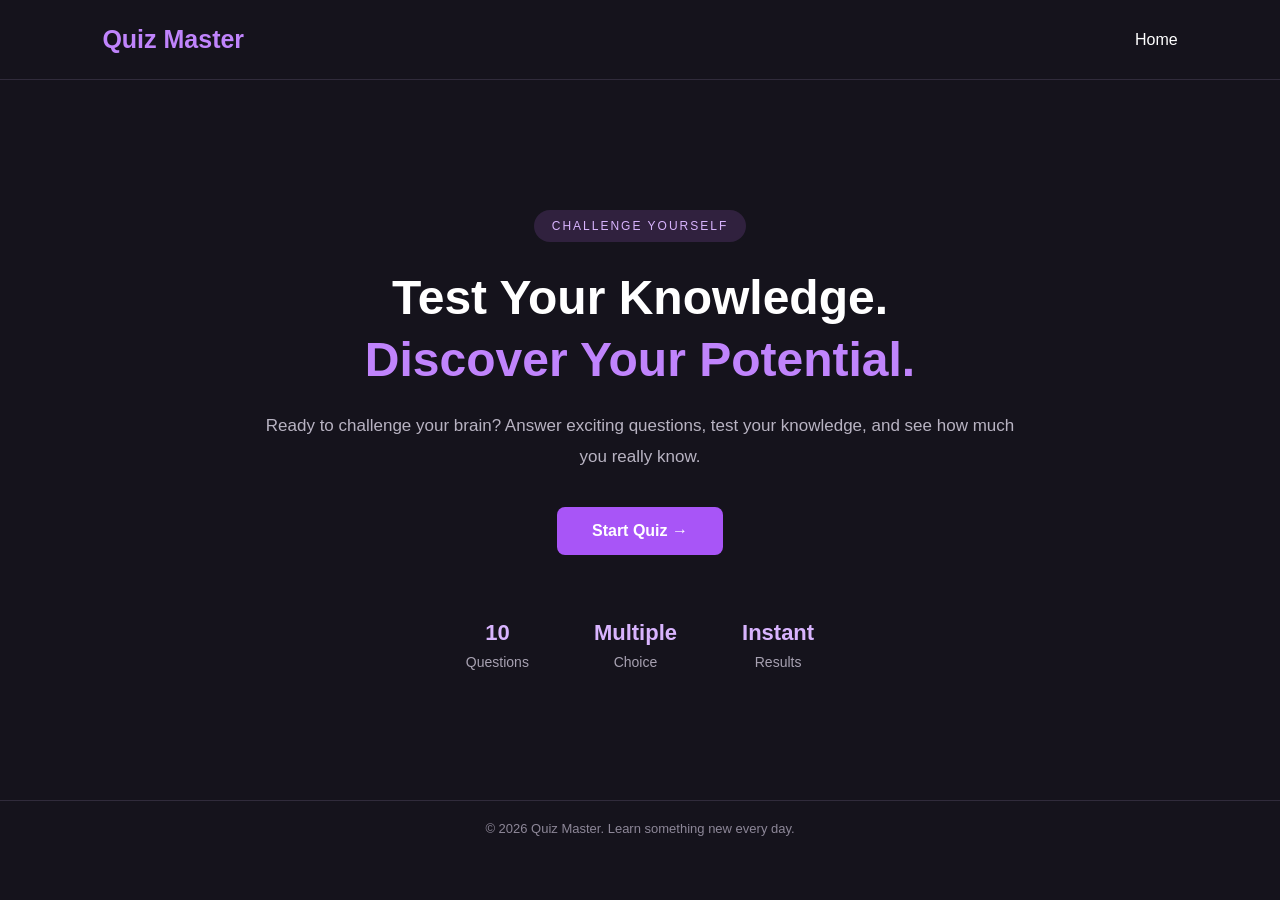
<file: index.html>
<!DOCTYPE html>
<html lang="en">
<head>
    <meta charset="UTF-8">
    <meta name="viewport" content="width=device-width, initial-scale=1.0">
    <meta name="description" content="Test your knowledge with Interactive Quiz Master">
    <title>Quiz Master | Home</title>
    <link rel="stylesheet" href="style.css">
</head>
<body>

    <header>
        <nav class="navbar">
            <h2 class="logo">Quiz Master</h2>
            <a href="index.html" class="nav-link">Home</a>
        </nav>
    </header>

    <main class="hero">
        <div class="hero-content">
            <span class="tagline">CHALLENGE YOURSELF</span>

            <h1>Test Your Knowledge.<br>
                <span>Discover Your Potential.</span>
            </h1>

            <p>
                Ready to challenge your brain? Answer exciting questions,
                test your knowledge, and see how much you really know.
            </p>

            <a href="quiz.html" class="start-btn">Start Quiz →</a>

            <div class="features">
                <div class="feature">
                    <h3>10</h3>
                    <p>Questions</p>
                </div>

                <div class="feature">
                    <h3>Multiple</h3>
                    <p>Choice</p>
                </div>

                <div class="feature">
                    <h3>Instant</h3>
                    <p>Results</p>
                </div>
            </div>
        </div>
    </main>

    <footer>
        <p>© 2026 Quiz Master. Learn something new every day.</p>
    </footer>

</body>
</html>
</file>
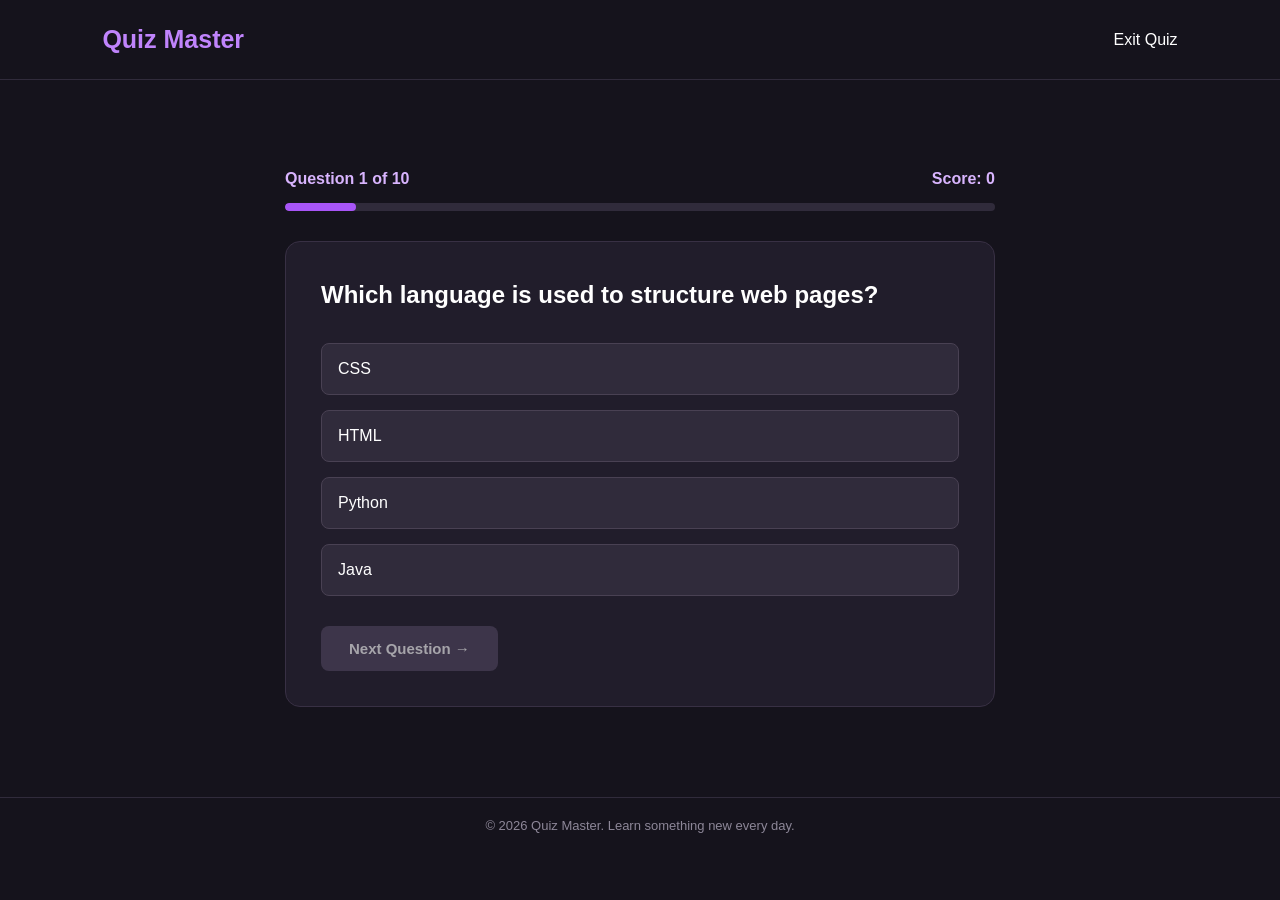
<file: quiz.html>
<!DOCTYPE html>
<html lang="en">
<head>
    <meta charset="UTF-8">
    <meta name="viewport" content="width=device-width, initial-scale=1.0">
    <title>Quiz Master | Quiz</title>
    <link rel="stylesheet" href="style.css">
</head>
<body>

    <header>
        <nav class="navbar">
            <h2 class="logo">Quiz Master</h2>
            <a href="index.html" class="nav-link">Exit Quiz</a>
        </nav>
    </header>

    <main class="quiz-container">

        <div class="quiz-header">
            <span id="question-number">Question 1 of 10</span>
            <span id="score">Score: 0</span>
        </div>

        <div class="progress-bar">
            <div id="progress" class="progress"></div>
        </div>

        <div class="quiz-card">
            <h2 id="question">Loading question...</h2>

            <div id="options" class="options">
            </div>

            <button id="next-btn" class="next-btn" disabled>
                Next Question →
            </button>
        </div>

    </main>

    <footer>
        <p>© 2026 Quiz Master. Learn something new every day.</p>
    </footer>

    <script src="quiz.js"></script>

</body>
</html>
</file>
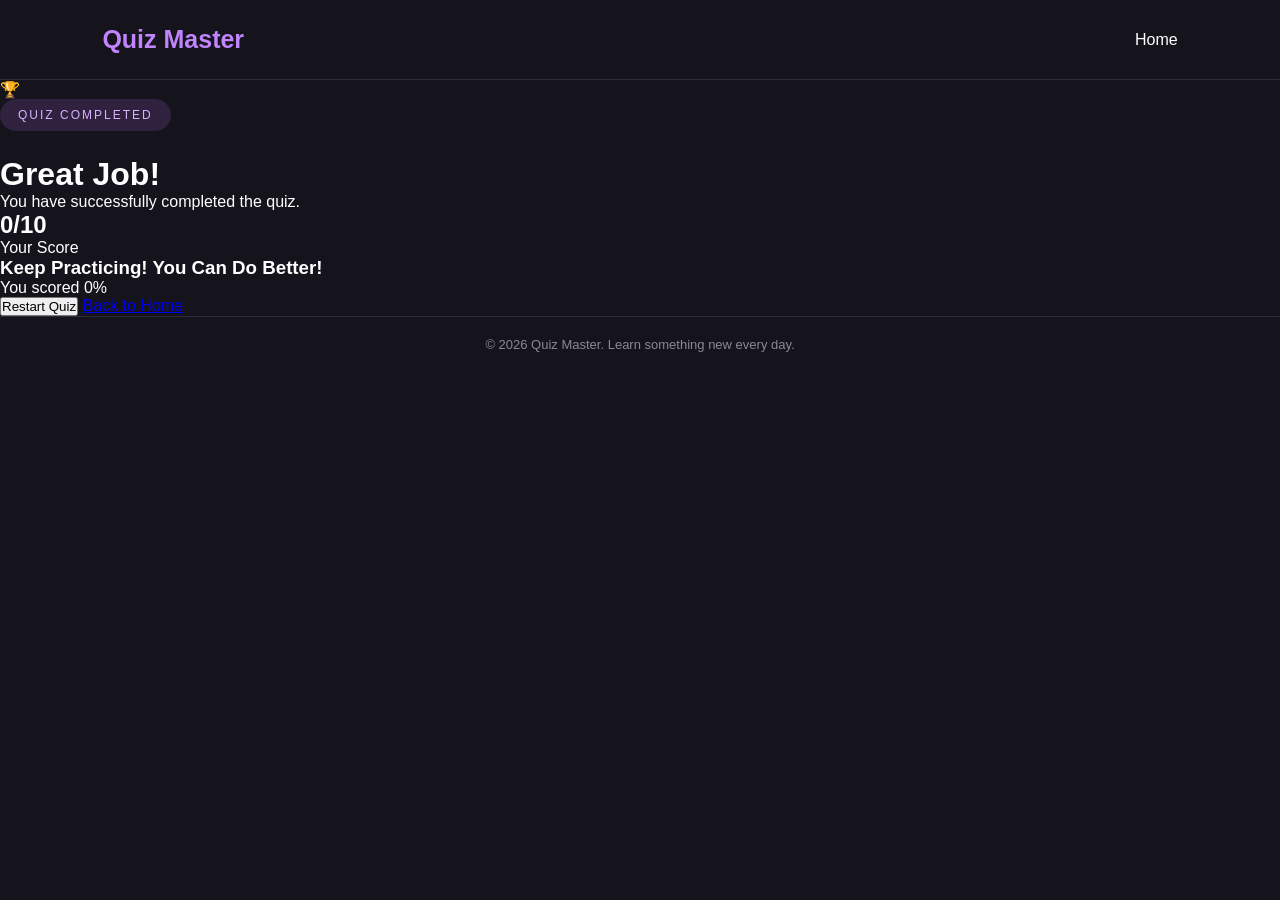
<file: results.html>
<!DOCTYPE html>
<html lang="en">
<head>
    <meta charset="UTF-8">
    <meta name="viewport" content="width=device-width, initial-scale=1.0">
    <title>Quiz Master | Results</title>
    <link rel="stylesheet" href="style.css">
</head>
<body>

    <header>
        <nav class="navbar">
            <h2 class="logo">Quiz Master</h2>
            <a href="index.html" class="nav-link">Home</a>
        </nav>
    </header>

    <main class="results-container">

        <div class="results-card">

            <div class="result-icon">🏆</div>

            <span class="tagline">QUIZ COMPLETED</span>

            <h1>Great Job!</h1>

            <p class="result-message">
                You have successfully completed the quiz.
            </p>

            <div class="score-circle">
                <h2 id="final-score">0/10</h2>
                <p>Your Score</p>
            </div>

            <h3 id="performance">Keep Practicing!</h3>

            <p id="percentage">You scored 0%</p>

            <div class="result-buttons">
                <button id="restart-btn" class="restart-btn">
                    Restart Quiz
                </button>

                <a href="index.html" class="home-btn">
                    Back to Home
                </a>
            </div>

        </div>

    </main>

    <footer>
        <p>© 2026 Quiz Master. Learn something new every day.</p>
    </footer>

    <script src="results.js"></script>

</body>
</html>
</file>
<file: style.css>
/* General Reset */
* {
    margin: 0;
    padding: 0;
    box-sizing: border-box;
}

body {
    font-family: Arial, sans-serif;
    background: #15131c;
    color: #ffffff;
    min-height: 100vh;
}

/* Navbar */
.navbar {
    display: flex;
    justify-content: space-between;
    align-items: center;
    padding: 25px 8%;
    border-bottom: 1px solid #302b3b;
}

.logo {
    color: #c084fc;
    font-size: 25px;
}

.nav-link {
    color: #ffffff;
    text-decoration: none;
    transition: color 0.3s;
}

.nav-link:hover {
    color: #c084fc;
}

/* Hero Section */
.hero {
    min-height: 80vh;
    display: flex;
    justify-content: center;
    align-items: center;
    text-align: center;
    padding: 50px 20px;
}

.hero-content {
    max-width: 750px;
}

.tagline {
    display: inline-block;
    color: #d8b4fe;
    background: #30213e;
    padding: 9px 18px;
    border-radius: 30px;
    font-size: 12px;
    letter-spacing: 2px;
    margin-bottom: 25px;
}

.hero h1 {
    font-size: 48px;
    line-height: 1.3;
    margin-bottom: 20px;
}

.hero h1 span {
    color: #c084fc;
}

.hero-content > p {
    color: #b8b3c2;
    font-size: 17px;
    line-height: 1.8;
    margin-bottom: 35px;
}

/* Start Button */
.start-btn {
    display: inline-block;
    background: #a855f7;
    color: white;
    text-decoration: none;
    padding: 15px 35px;
    border-radius: 8px;
    font-size: 16px;
    font-weight: bold;
    transition: 0.3s;
}

.start-btn:hover {
    background: #9333ea;
    transform: translateY(-3px);
}

/* Features */
.features {
    display: flex;
    justify-content: center;
    gap: 65px;
    margin-top: 65px;
}

.feature h3 {
    color: #d8b4fe;
    font-size: 22px;
    margin-bottom: 8px;
}

.feature p {
    color: #a7a1b1;
    font-size: 14px;
}

/* Footer */
footer {
    text-align: center;
    padding: 20px;
    color: #8d8798;
    border-top: 1px solid #302b3b;
    font-size: 13px;
}

/* Responsive Design */
@media (max-width: 600px) {
    .hero h1 {
        font-size: 34px;
    }

    .hero-content > p {
        font-size: 15px;
    }

    .features {
        gap: 25px;
    }

    .feature h3 {
        font-size: 17px;
    }
}

/* Quiz Page */

.quiz-container {
    max-width: 750px;
    margin: 70px auto;
    padding: 20px;
}

.quiz-header {
    display: flex;
    justify-content: space-between;
    color: #d8b4fe;
    font-weight: bold;
    margin-bottom: 15px;
}

.progress-bar {
    width: 100%;
    height: 8px;
    background: #302b3b;
    border-radius: 10px;
    margin-bottom: 30px;
    overflow: hidden;
}

.progress {
    width: 10%;
    height: 100%;
    background: #a855f7;
    border-radius: 10px;
    transition: width 0.3s;
}

.quiz-card {
    background: #211d2b;
    padding: 35px;
    border: 1px solid #383044;
    border-radius: 15px;
}

.quiz-card h2 {
    font-size: 24px;
    margin-bottom: 30px;
    line-height: 1.5;
}

.options {
    display: flex;
    flex-direction: column;
    gap: 15px;
}

.option-btn {
    width: 100%;
    padding: 16px;
    text-align: left;
    background: #302b3b;
    border: 1px solid #494153;
    border-radius: 8px;
    color: white;
    font-size: 16px;
    cursor: pointer;
    transition: 0.3s;
}

.option-btn:hover:not(:disabled) {
    border-color: #c084fc;
    background: #3b304a;
}

.option-btn.selected {
    background: #4c2870;
    border-color: #c084fc;
}

.option-btn.correct {
    background: #22543d;
    border-color: #4ade80;
}

.option-btn.wrong {
    background: #702d38;
    border-color: #fb7185;
}

.option-btn:disabled {
    cursor: not-allowed;
}

.next-btn {
    margin-top: 30px;
    padding: 14px 28px;
    background: #a855f7;
    color: white;
    border: none;
    border-radius: 8px;
    font-size: 15px;
    font-weight: bold;
    cursor: pointer;
}

.next-btn:disabled {
    background: #51465f;
    cursor: not-allowed;
    opacity: 0.6;
}

.next-btn:hover:not(:disabled) {
    background: #9333ea;
}

@media (max-width: 600px) {
    .quiz-container {
        margin: 35px auto;
    }

    .quiz-card {
        padding: 22px;
    }

    .quiz-card h2 {
        font-size: 20px;
    }
}
</file>
